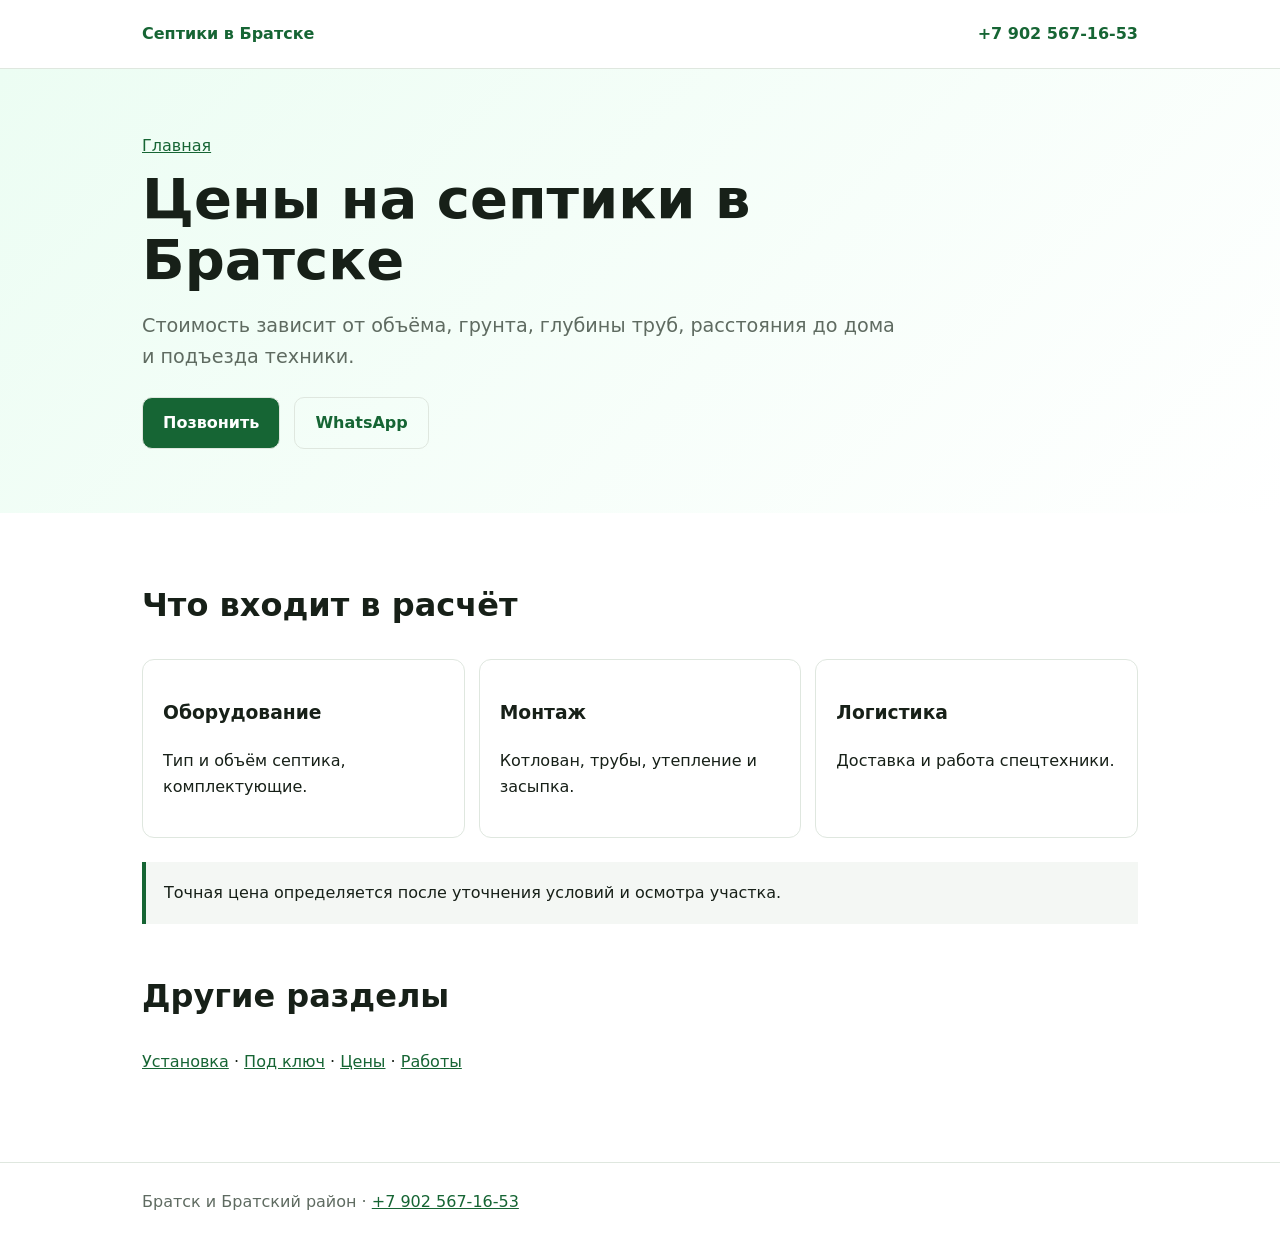
<file: ceny.html>
<!doctype html><html lang="ru"><head><meta charset="utf-8"><meta name="viewport" content="width=device-width,initial-scale=1"><title>Цены на септики в Братске</title><meta name="description" content="От чего зависит цена септика и монтажа в Братске. Индивидуальный расчёт по телефону или в WhatsApp."><meta name="robots" content="index,follow,max-image-preview:large"><link rel="canonical" href="https://septikbratsk.ru/ceny.html"><meta property="og:type" content="website"><meta property="og:title" content="Цены на септики в Братске"><meta property="og:description" content="От чего зависит цена септика и монтажа в Братске. Индивидуальный расчёт по телефону или в WhatsApp."><meta property="og:url" content="https://septikbratsk.ru/ceny.html"><link rel="stylesheet" href="assets/pages.css"><script type="application/ld+json">{"@context": "https://schema.org", "@type": "Service", "name": "Цены на септики в Братске", "description": "От чего зависит цена септика и монтажа в Братске. Индивидуальный расчёт по телефону или в WhatsApp.", "areaServed": ["Братск", "Братский район"], "provider": {"@id": "https://septikbratsk.ru/#business"}}</script></head><body><header><div class="c"><a class="brand" href="/">Септики в Братске</a><a class="phone" href="tel:+79025671653">+7 902 567-16-53</a></div></header><section class="hero"><div class="c"><a href="/">Главная</a><h1>Цены на септики в Братске</h1><p class="lead">Стоимость зависит от объёма, грунта, глубины труб, расстояния до дома и подъезда техники.</p><div class="cta"><a class="btn primary" href="tel:+79025671653">Позвонить</a><a class="btn" target="_blank" rel="noopener" href="https://wa.me/79025671653?text=Здравствуйте!%20Нужен%20расчёт%20септика%20в%20Братске">WhatsApp</a></div></div></section><main><div class="c"><h2>Что входит в расчёт</h2><div class="grid"><div class="card"><h3>Оборудование</h3><p>Тип и объём септика, комплектующие.</p></div><div class="card"><h3>Монтаж</h3><p>Котлован, трубы, утепление и засыпка.</p></div><div class="card"><h3>Логистика</h3><p>Доставка и работа спецтехники.</p></div></div><div class="note">Точная цена определяется после уточнения условий и осмотра участка.</div><h2>Другие разделы</h2><p><a href="/ustanovka-septika-bratsk.html">Установка</a> · <a href="/septik-pod-klyuch.html">Под ключ</a> · <a href="/ceny.html">Цены</a> · <a href="/raboty.html">Работы</a></p></div></main><footer><div class="c">Братск и Братский район · <a href="tel:+79025671653">+7 902 567-16-53</a></div></footer></body></html>
</file>
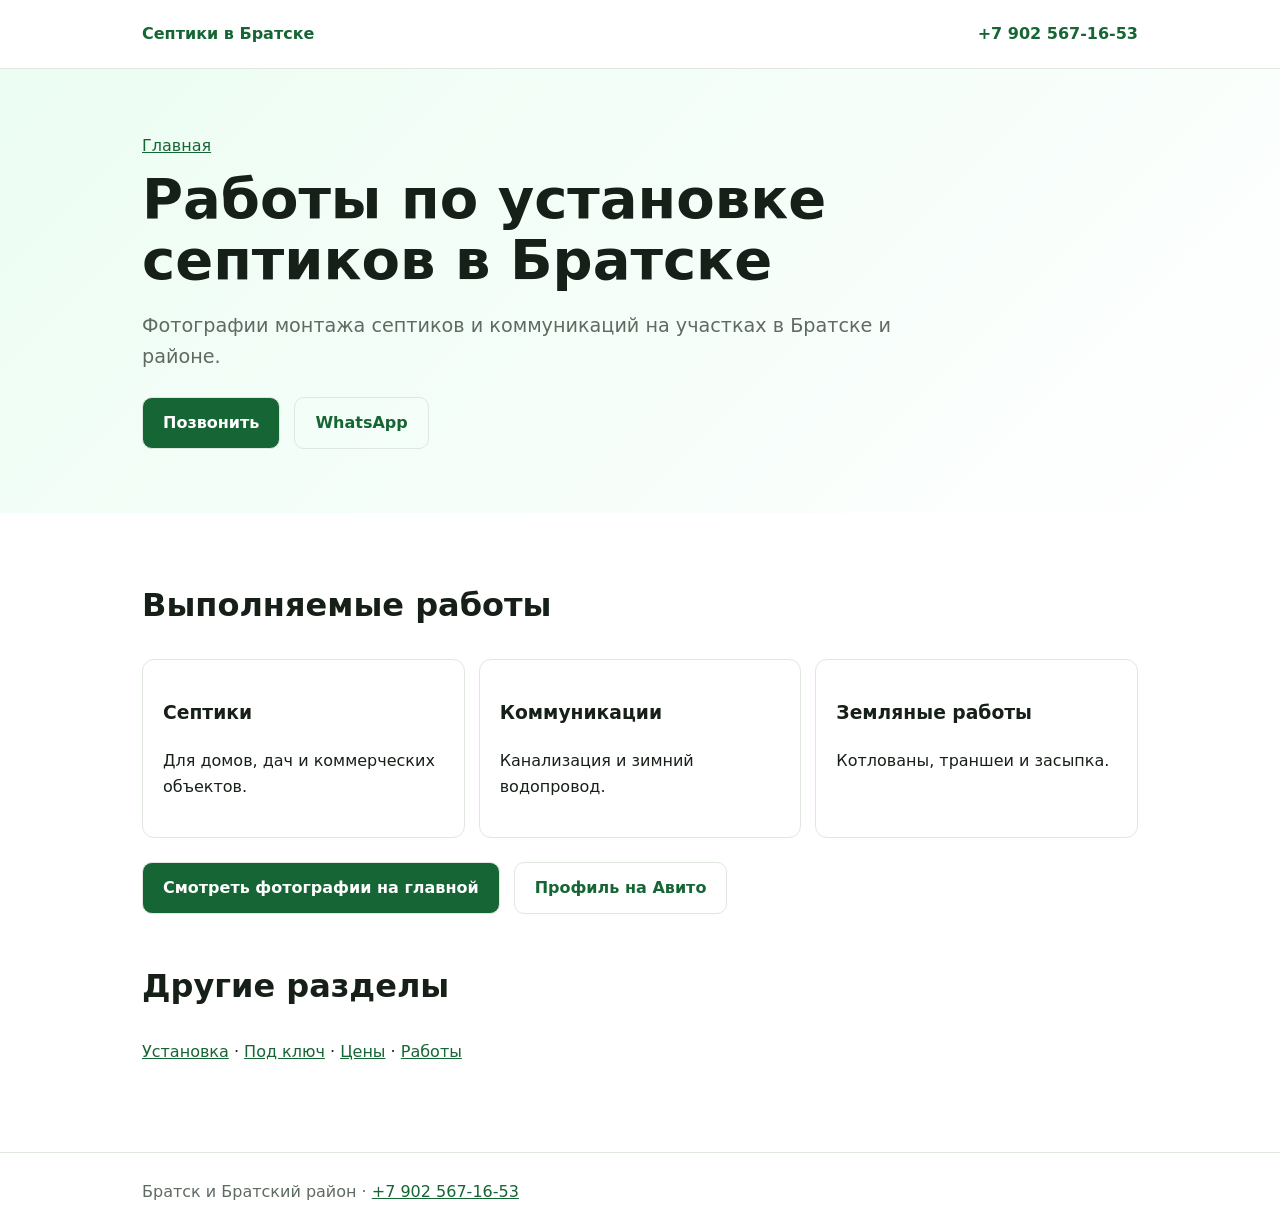
<file: raboty.html>
<!doctype html><html lang="ru"><head><meta charset="utf-8"><meta name="viewport" content="width=device-width,initial-scale=1"><title>Работы по установке септиков в Братске</title><meta name="description" content="Примеры монтажа септиков, канализации и утеплённых труб в Братске и Братском районе."><meta name="robots" content="index,follow,max-image-preview:large"><link rel="canonical" href="https://septikbratsk.ru/raboty.html"><meta property="og:type" content="website"><meta property="og:title" content="Работы по установке септиков в Братске"><meta property="og:description" content="Примеры монтажа септиков, канализации и утеплённых труб в Братске и Братском районе."><meta property="og:url" content="https://septikbratsk.ru/raboty.html"><link rel="stylesheet" href="assets/pages.css"><script type="application/ld+json">{"@context": "https://schema.org", "@type": "Service", "name": "Работы по установке септиков в Братске", "description": "Примеры монтажа септиков, канализации и утеплённых труб в Братске и Братском районе.", "areaServed": ["Братск", "Братский район"], "provider": {"@id": "https://septikbratsk.ru/#business"}}</script></head><body><header><div class="c"><a class="brand" href="/">Септики в Братске</a><a class="phone" href="tel:+79025671653">+7 902 567-16-53</a></div></header><section class="hero"><div class="c"><a href="/">Главная</a><h1>Работы по установке септиков в Братске</h1><p class="lead">Фотографии монтажа септиков и коммуникаций на участках в Братске и районе.</p><div class="cta"><a class="btn primary" href="tel:+79025671653">Позвонить</a><a class="btn" target="_blank" rel="noopener" href="https://wa.me/79025671653?text=Здравствуйте!%20Нужен%20расчёт%20септика%20в%20Братске">WhatsApp</a></div></div></section><main><div class="c"><h2>Выполняемые работы</h2><div class="grid"><div class="card"><h3>Септики</h3><p>Для домов, дач и коммерческих объектов.</p></div><div class="card"><h3>Коммуникации</h3><p>Канализация и зимний водопровод.</p></div><div class="card"><h3>Земляные работы</h3><p>Котлованы, траншеи и засыпка.</p></div></div><div class="cta"><a class="btn primary" href="/#portfolio">Смотреть фотографии на главной</a><a class="btn" href="https://www.avito.ru/brands/i187377134" target="_blank" rel="noopener">Профиль на Авито</a></div><h2>Другие разделы</h2><p><a href="/ustanovka-septika-bratsk.html">Установка</a> · <a href="/septik-pod-klyuch.html">Под ключ</a> · <a href="/ceny.html">Цены</a> · <a href="/raboty.html">Работы</a></p></div></main><footer><div class="c">Братск и Братский район · <a href="tel:+79025671653">+7 902 567-16-53</a></div></footer></body></html>
</file>
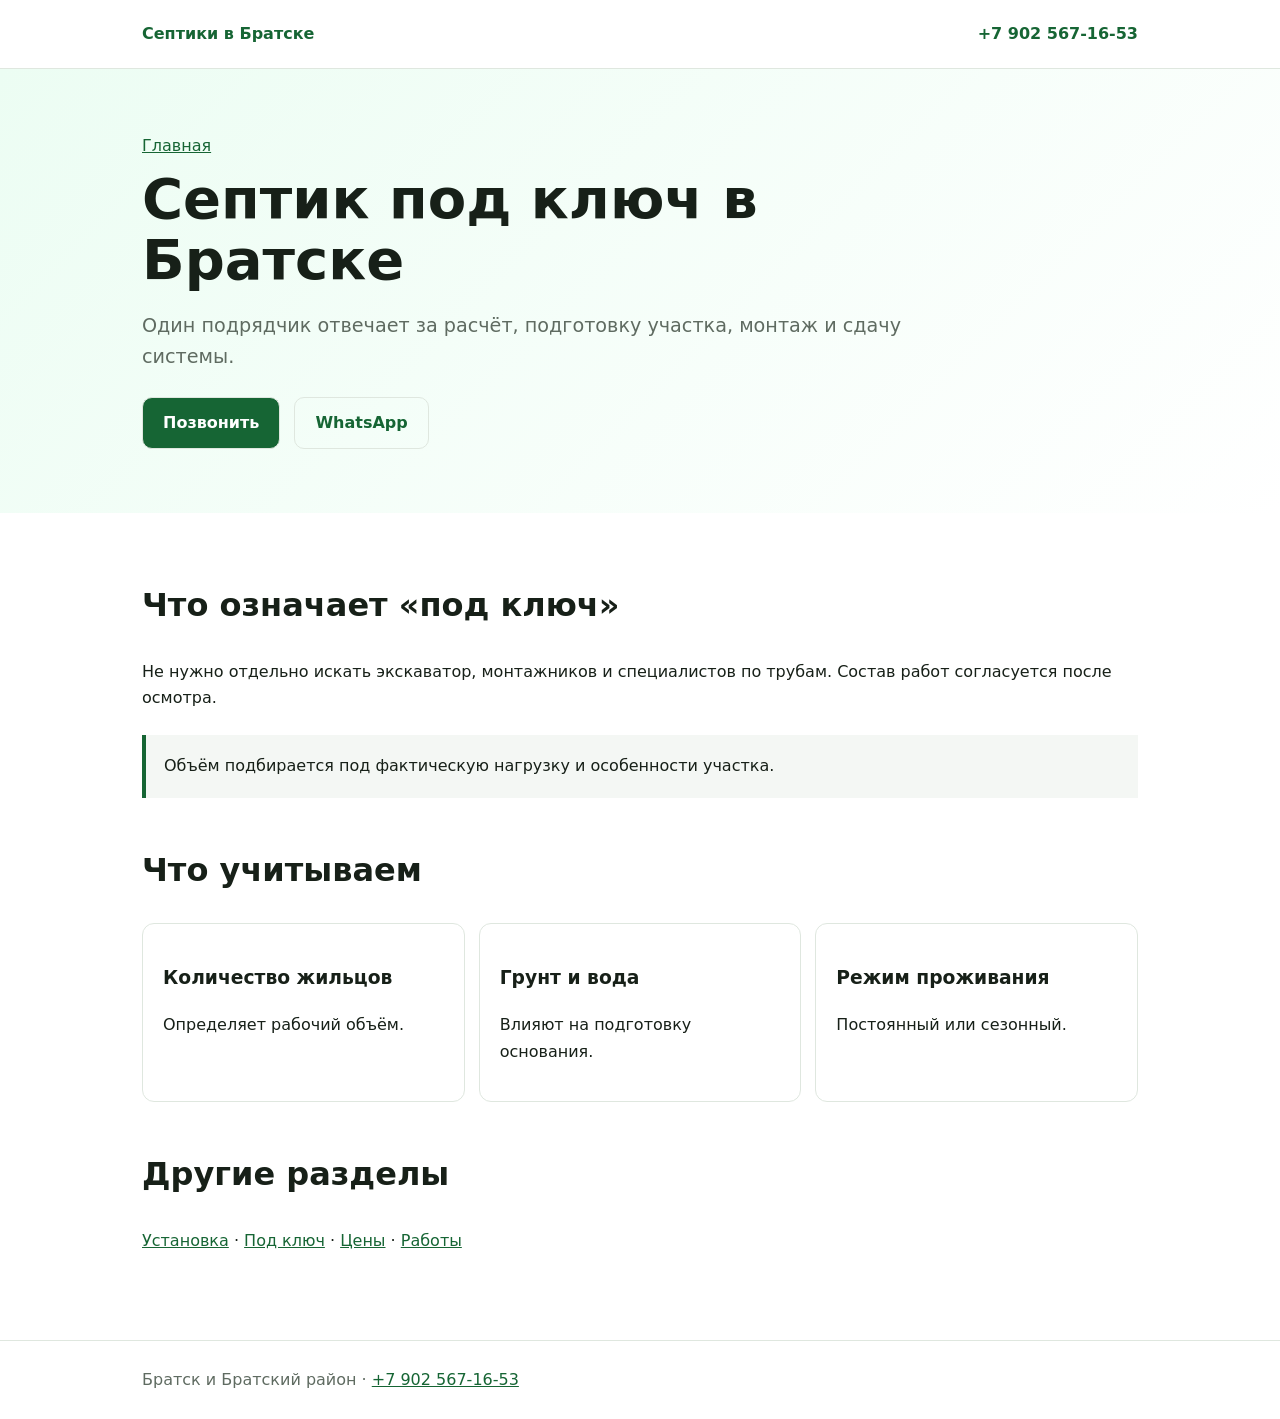
<file: septik-pod-klyuch.html>
<!doctype html><html lang="ru"><head><meta charset="utf-8"><meta name="viewport" content="width=device-width,initial-scale=1"><title>Септик под ключ в Братске</title><meta name="description" content="Септик под ключ в Братске и Братском районе: подбор объёма, доставка, котлован, монтаж и запуск."><meta name="robots" content="index,follow,max-image-preview:large"><link rel="canonical" href="https://septikbratsk.ru/septik-pod-klyuch.html"><meta property="og:type" content="website"><meta property="og:title" content="Септик под ключ в Братске"><meta property="og:description" content="Септик под ключ в Братске и Братском районе: подбор объёма, доставка, котлован, монтаж и запуск."><meta property="og:url" content="https://septikbratsk.ru/septik-pod-klyuch.html"><link rel="stylesheet" href="assets/pages.css"><script type="application/ld+json">{"@context": "https://schema.org", "@type": "Service", "name": "Септик под ключ в Братске", "description": "Септик под ключ в Братске и Братском районе: подбор объёма, доставка, котлован, монтаж и запуск.", "areaServed": ["Братск", "Братский район"], "provider": {"@id": "https://septikbratsk.ru/#business"}}</script></head><body><header><div class="c"><a class="brand" href="/">Септики в Братске</a><a class="phone" href="tel:+79025671653">+7 902 567-16-53</a></div></header><section class="hero"><div class="c"><a href="/">Главная</a><h1>Септик под ключ в Братске</h1><p class="lead">Один подрядчик отвечает за расчёт, подготовку участка, монтаж и сдачу системы.</p><div class="cta"><a class="btn primary" href="tel:+79025671653">Позвонить</a><a class="btn" target="_blank" rel="noopener" href="https://wa.me/79025671653?text=Здравствуйте!%20Нужен%20расчёт%20септика%20в%20Братске">WhatsApp</a></div></div></section><main><div class="c"><h2>Что означает «под ключ»</h2><p>Не нужно отдельно искать экскаватор, монтажников и специалистов по трубам. Состав работ согласуется после осмотра.</p><div class="note">Объём подбирается под фактическую нагрузку и особенности участка.</div><h2>Что учитываем</h2><div class="grid"><div class="card"><h3>Количество жильцов</h3><p>Определяет рабочий объём.</p></div><div class="card"><h3>Грунт и вода</h3><p>Влияют на подготовку основания.</p></div><div class="card"><h3>Режим проживания</h3><p>Постоянный или сезонный.</p></div></div><h2>Другие разделы</h2><p><a href="/ustanovka-septika-bratsk.html">Установка</a> · <a href="/septik-pod-klyuch.html">Под ключ</a> · <a href="/ceny.html">Цены</a> · <a href="/raboty.html">Работы</a></p></div></main><footer><div class="c">Братск и Братский район · <a href="tel:+79025671653">+7 902 567-16-53</a></div></footer></body></html>
</file>
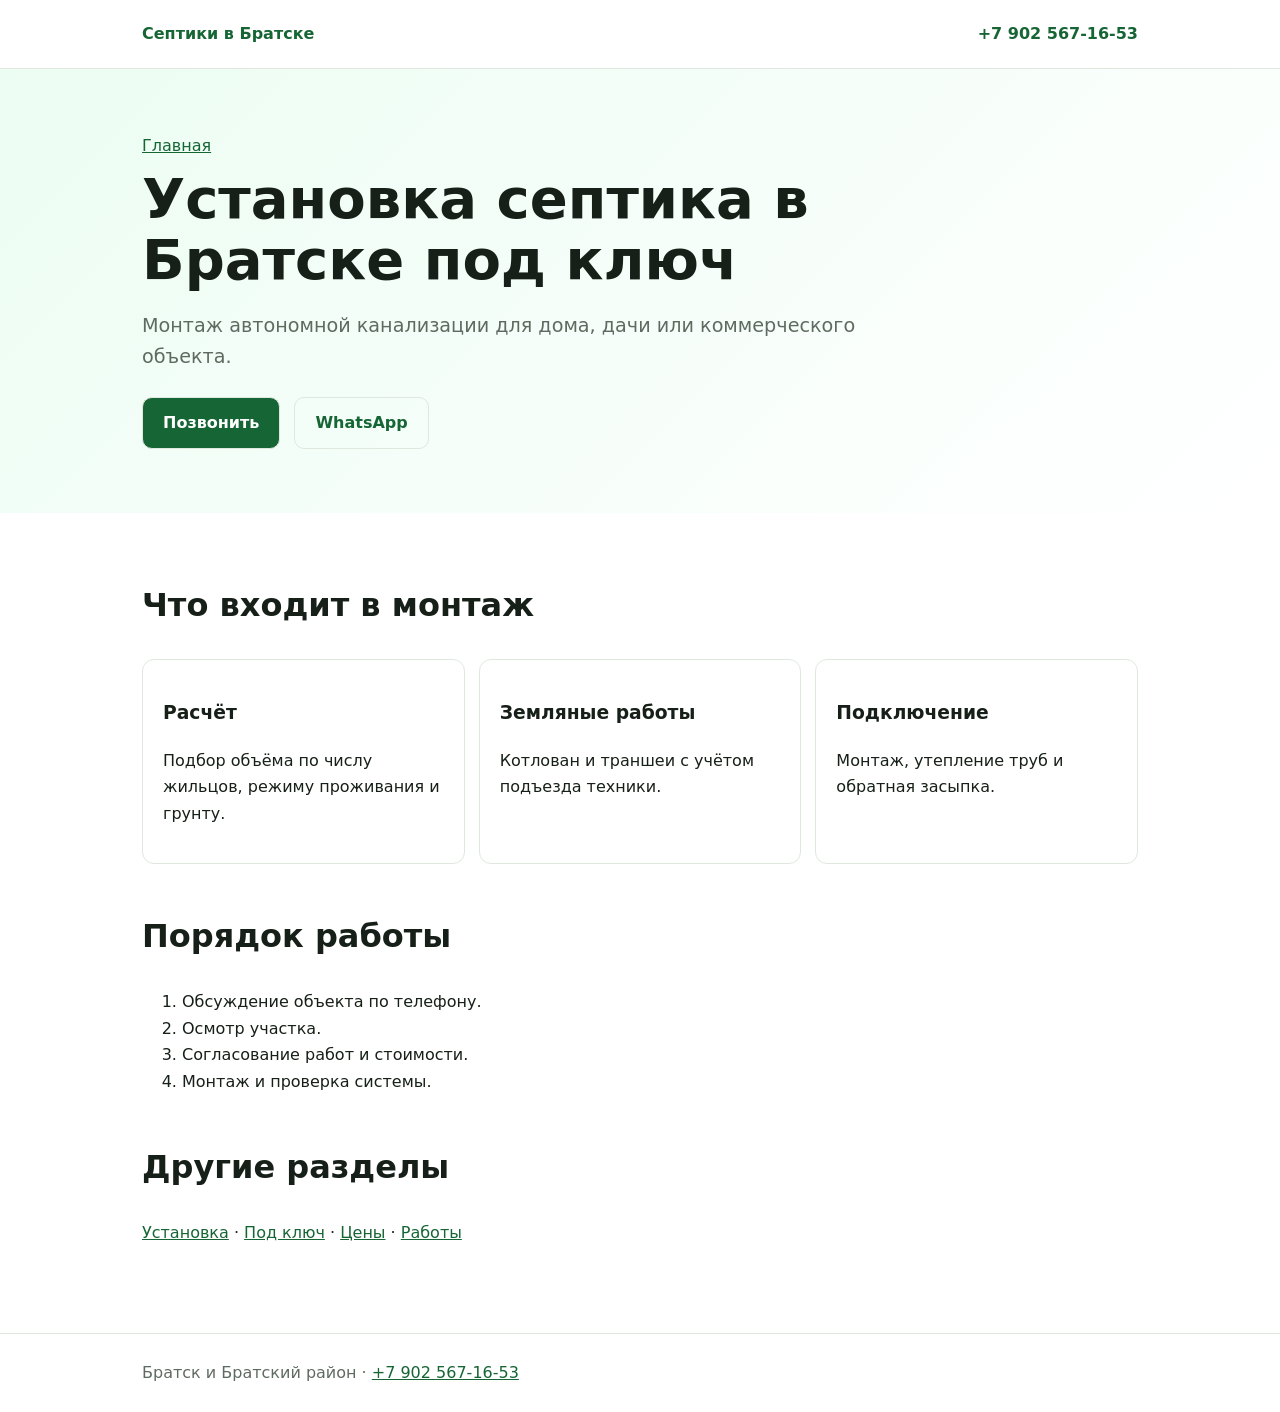
<file: ustanovka-septika-bratsk.html>
<!doctype html><html lang="ru"><head><meta charset="utf-8"><meta name="viewport" content="width=device-width,initial-scale=1"><title>Установка септика в Братске под ключ</title><meta name="description" content="Установка септика в Братске и Братском районе: расчёт, котлован, монтаж труб, утепление и засыпка."><meta name="robots" content="index,follow,max-image-preview:large"><link rel="canonical" href="https://septikbratsk.ru/ustanovka-septika-bratsk.html"><meta property="og:type" content="website"><meta property="og:title" content="Установка септика в Братске под ключ"><meta property="og:description" content="Установка септика в Братске и Братском районе: расчёт, котлован, монтаж труб, утепление и засыпка."><meta property="og:url" content="https://septikbratsk.ru/ustanovka-septika-bratsk.html"><link rel="stylesheet" href="assets/pages.css"><script type="application/ld+json">{"@context": "https://schema.org", "@type": "Service", "name": "Установка септика в Братске под ключ", "description": "Установка септика в Братске и Братском районе: расчёт, котлован, монтаж труб, утепление и засыпка.", "areaServed": ["Братск", "Братский район"], "provider": {"@id": "https://septikbratsk.ru/#business"}}</script></head><body><header><div class="c"><a class="brand" href="/">Септики в Братске</a><a class="phone" href="tel:+79025671653">+7 902 567-16-53</a></div></header><section class="hero"><div class="c"><a href="/">Главная</a><h1>Установка септика в Братске под ключ</h1><p class="lead">Монтаж автономной канализации для дома, дачи или коммерческого объекта.</p><div class="cta"><a class="btn primary" href="tel:+79025671653">Позвонить</a><a class="btn" target="_blank" rel="noopener" href="https://wa.me/79025671653?text=Здравствуйте!%20Нужен%20расчёт%20септика%20в%20Братске">WhatsApp</a></div></div></section><main><div class="c"><h2>Что входит в монтаж</h2><div class="grid"><div class="card"><h3>Расчёт</h3><p>Подбор объёма по числу жильцов, режиму проживания и грунту.</p></div><div class="card"><h3>Земляные работы</h3><p>Котлован и траншеи с учётом подъезда техники.</p></div><div class="card"><h3>Подключение</h3><p>Монтаж, утепление труб и обратная засыпка.</p></div></div><h2>Порядок работы</h2><ol><li>Обсуждение объекта по телефону.</li><li>Осмотр участка.</li><li>Согласование работ и стоимости.</li><li>Монтаж и проверка системы.</li></ol><h2>Другие разделы</h2><p><a href="/ustanovka-septika-bratsk.html">Установка</a> · <a href="/septik-pod-klyuch.html">Под ключ</a> · <a href="/ceny.html">Цены</a> · <a href="/raboty.html">Работы</a></p></div></main><footer><div class="c">Братск и Братский район · <a href="tel:+79025671653">+7 902 567-16-53</a></div></footer></body></html>
</file>
<file: assets/pages.css>
*{box-sizing:border-box}body{margin:0;font:16px/1.65 system-ui,-apple-system,"Segoe UI",Arial;color:#172018}a{color:#166534}.c{max-width:1040px;margin:auto;padding:0 22px}header{position:sticky;top:0;background:#fff;border-bottom:1px solid #dfe7df;z-index:2}header .c{height:68px;display:flex;align-items:center;justify-content:space-between;gap:16px}.brand,.phone{text-decoration:none;font-weight:800}.hero{padding:64px 0;background:linear-gradient(135deg,#ecfdf3,#fff)}h1{font-size:clamp(2rem,6vw,3.5rem);line-height:1.08;margin:10px 0 18px;max-width:850px}h2{font-size:clamp(1.4rem,3vw,2rem);margin-top:46px}.lead{font-size:1.2rem;color:#5f6b61;max-width:760px}.cta,.grid{display:flex;flex-wrap:wrap;gap:14px;margin-top:24px}.btn{padding:12px 20px;border-radius:10px;text-decoration:none;font-weight:800;border:1px solid #dfe7df}.primary{background:#166534;color:#fff}.card{flex:1 1 240px;border:1px solid #dfe7df;border-radius:12px;padding:20px}.note{background:#f4f7f4;border-left:4px solid #166534;padding:18px;margin-top:24px}main{padding:20px 0 70px}footer{border-top:1px solid #dfe7df;padding:26px 0;color:#5f6b61}:focus-visible{outline:3px solid #f59e0b;outline-offset:3px}@media(max-width:600px){.hero{padding:44px 0}.phone{font-size:14px}}
</file>
